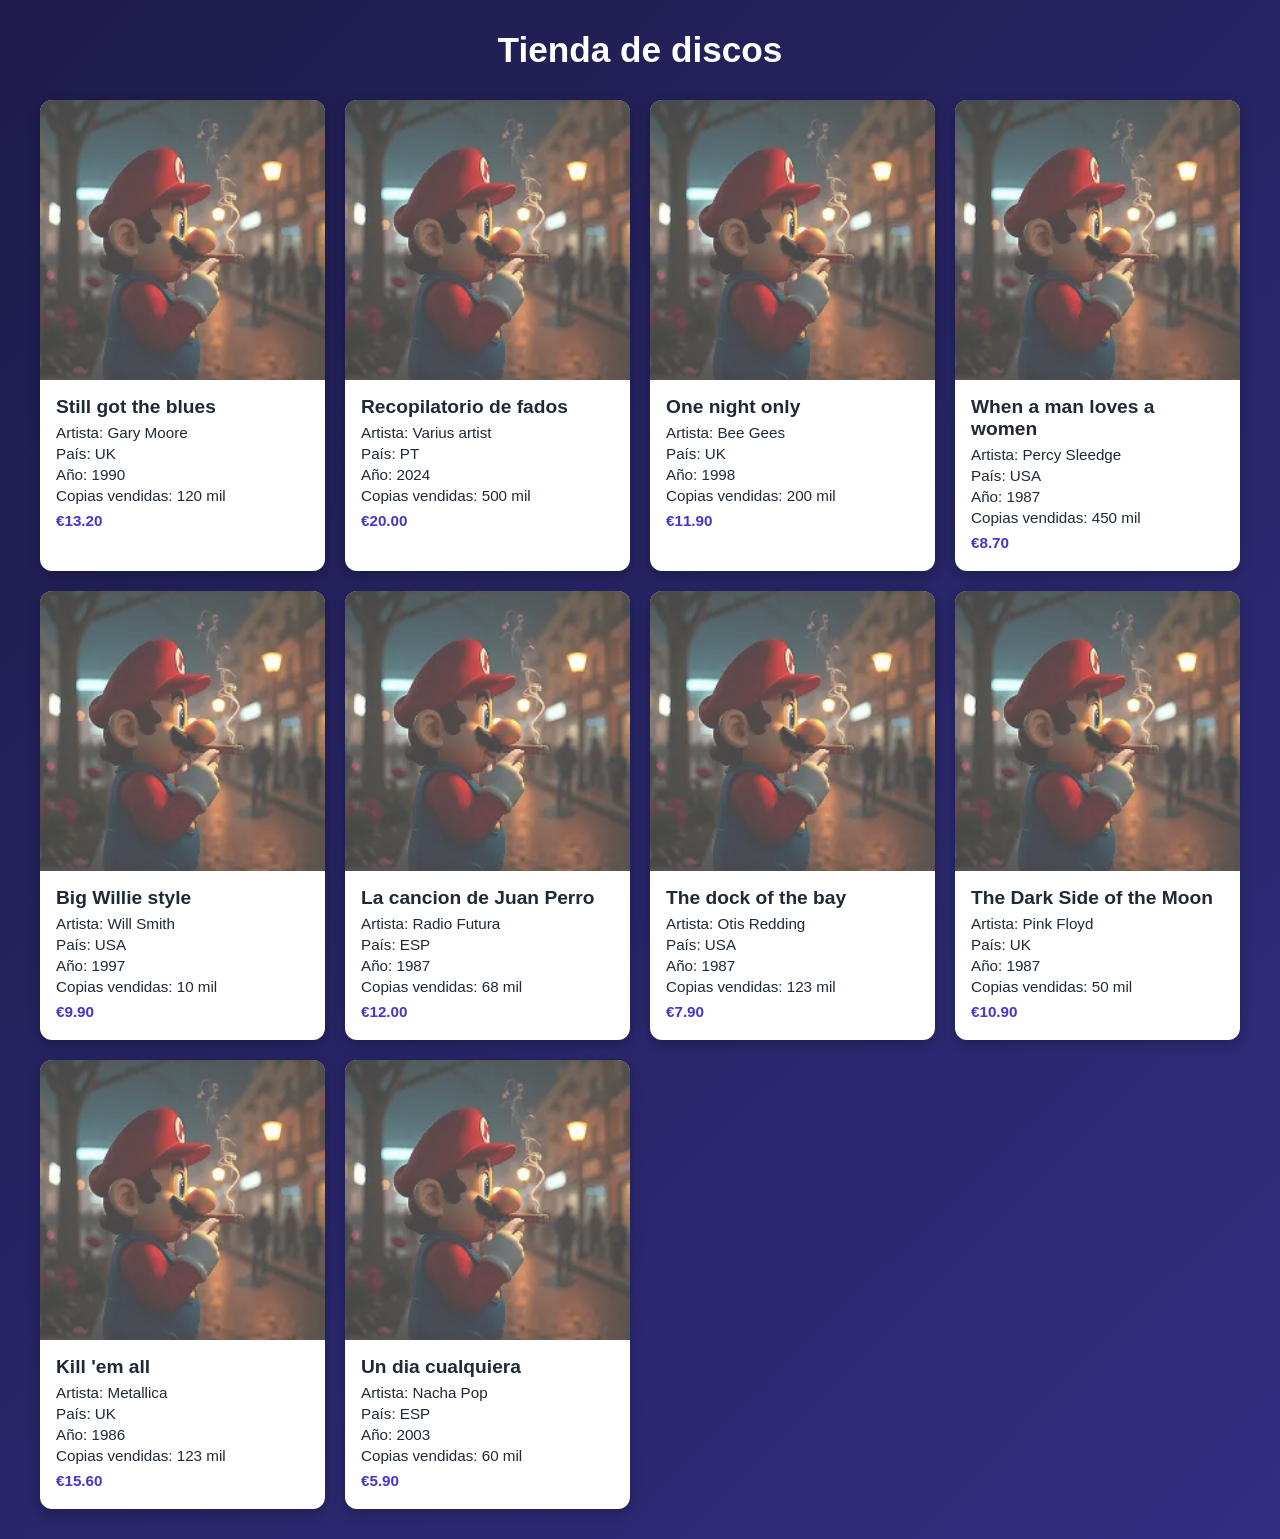
<file: Tema 3 tienda de discos/index.html>
<!DOCTYPE html>
<html lang="es">
<head>
    <meta charset="UTF-8">
    <meta name="viewport" content="width=device-width, initial-scale=1.0">
    <title>Tienda de discos</title>
    <link rel="stylesheet" href="index.css">
</head>
<body>
    <h1>Tienda de discos</h1>
    
    <div class="grid"></div>

    <script src="datos.js"></script>
    <script src="index.js"></script>
</body>
</html>
</file>
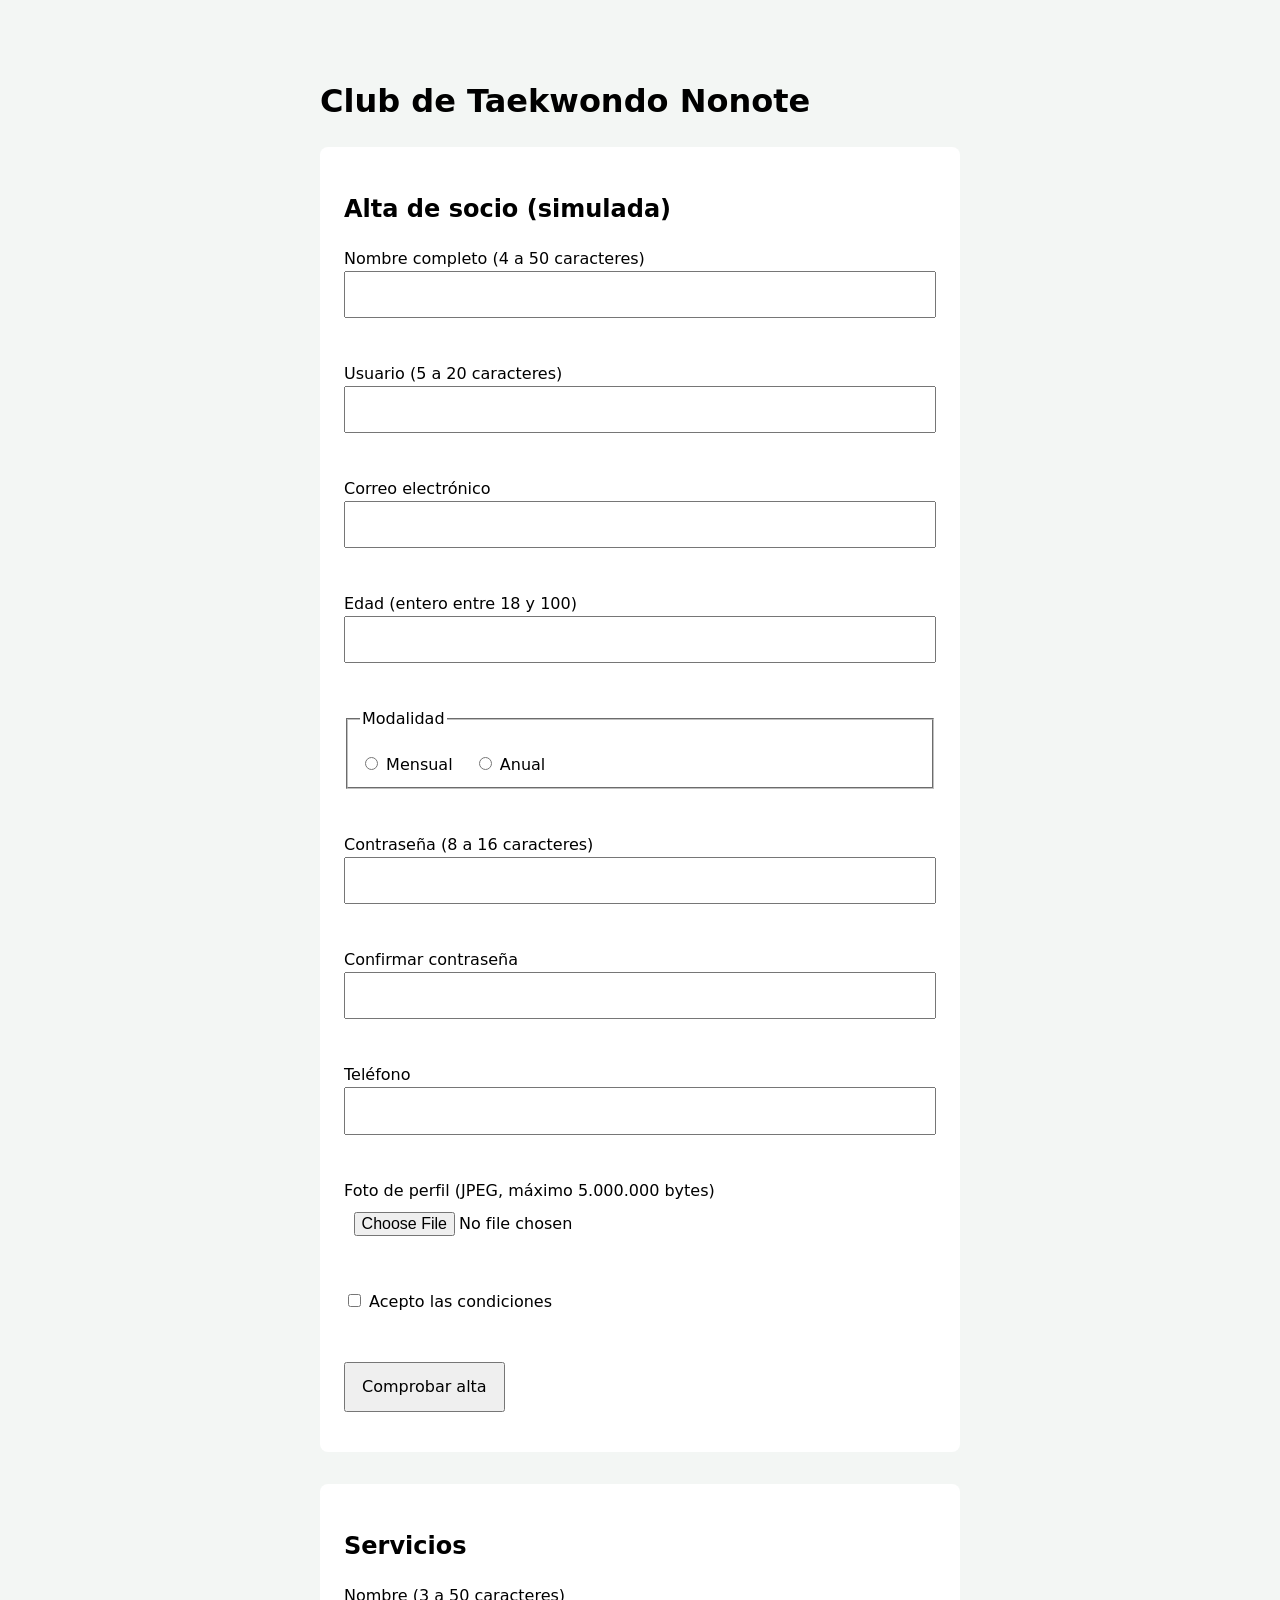
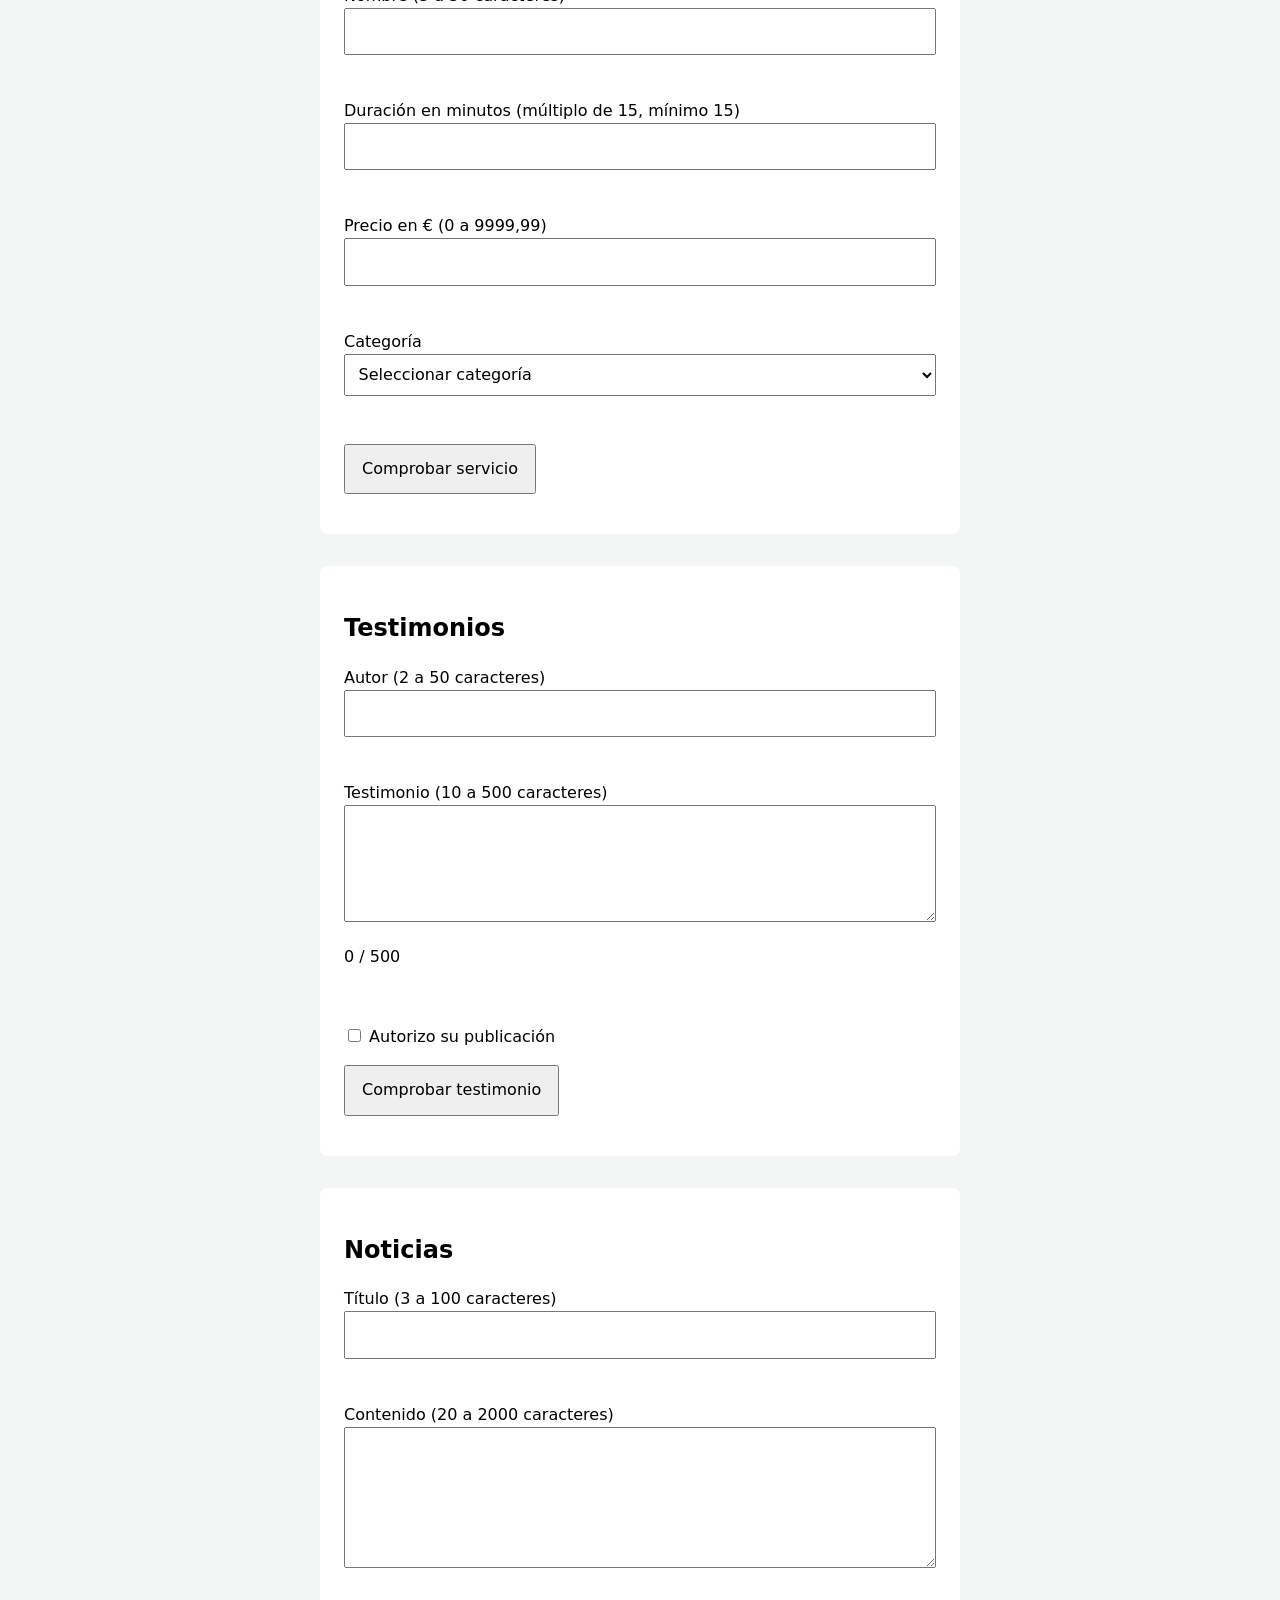
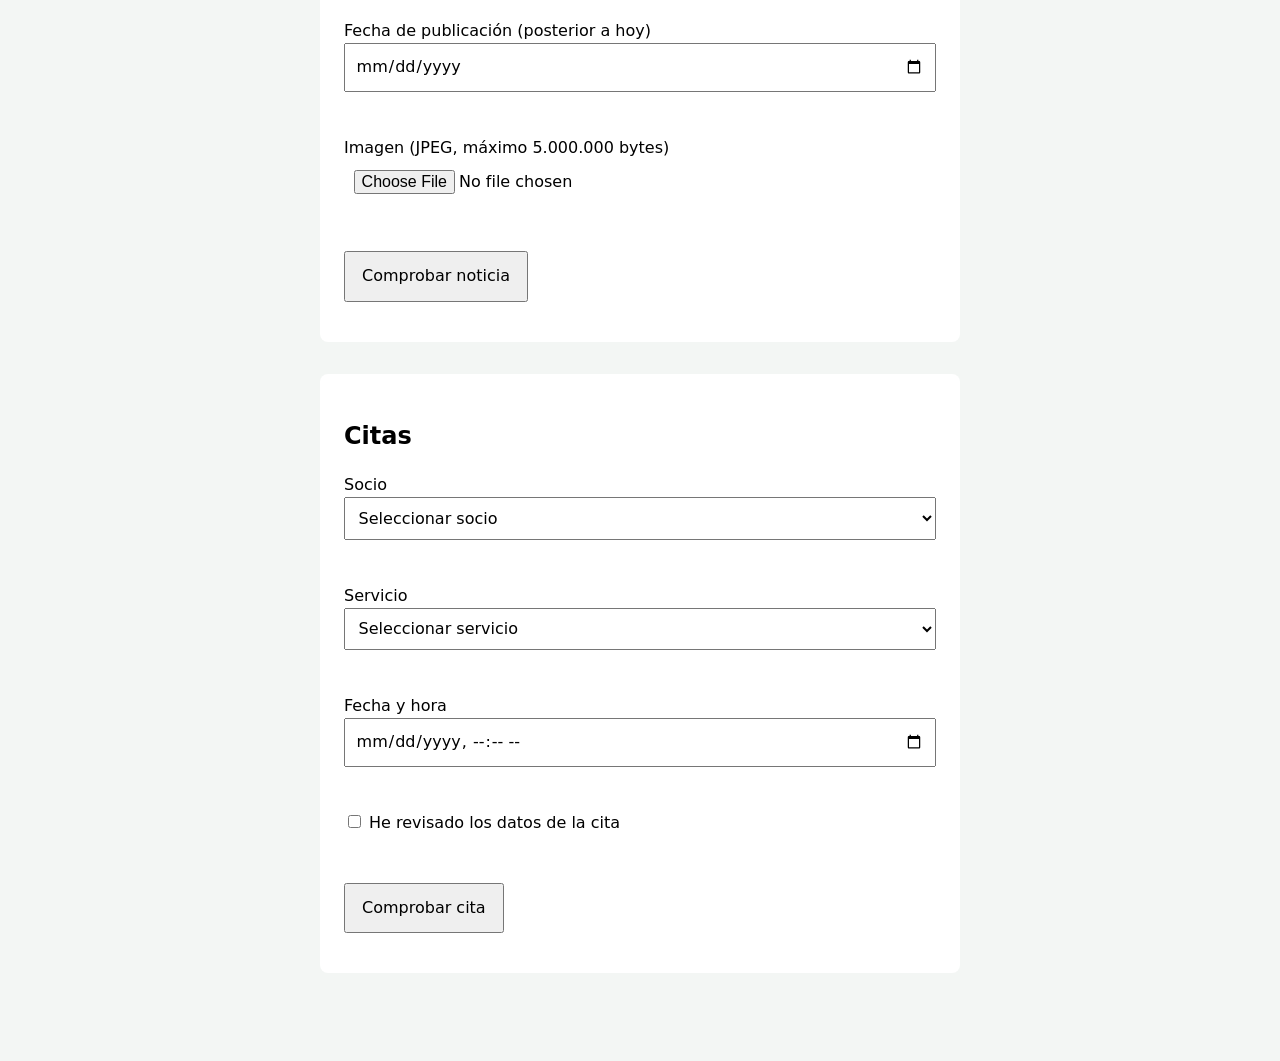
<file: mini-proyecto tema 5/parte1/index.html>
<!doctype html>
<html lang="es">
<head>
  <meta charset="utf-8">
  <meta name="viewport" content="width=device-width, initial-scale=1">
  <title>Club deportivo · Parte 1</title>
  <link rel="stylesheet" href="estilos.css">
  <script src="comun.js" defer></script>
  <script src="socios.js" defer></script>
  <script src="servicios.js" defer></script>
  <script src="testimonios.js" defer></script>
  <script src="noticias.js" defer></script>
  <script src="citas.js" defer></script>
</head>
<body>
<main>
  <h1>Club de Taekwondo Nonote</h1>

  <section id="sec-socios">
    <h2>Alta de socio (simulada)</h2>
    <form id="form-socios" novalidate>
      <label for="nombre">Nombre completo (4 a 50 caracteres)</label>
      <input id="nombre" name="nombre" autocomplete="name" required minlength="4" maxlength="50" aria-describedby="error-nombre">
      <p id="error-nombre" class="error"></p>

      <label for="usuario">Usuario (5 a 20 caracteres)</label>
      <input id="usuario" name="usuario" autocomplete="username" required minlength="5" maxlength="20" aria-describedby="error-usuario">
      <p id="error-usuario" class="error"></p>

      <label for="correo">Correo electrónico</label>
      <input id="correo" name="correo" type="email" autocomplete="email" required aria-describedby="error-correo">
      <p id="error-correo" class="error"></p>

      <label for="edad">Edad (entero entre 18 y 100)</label>
      <input id="edad" name="edad" type="number" required min="18" max="100" step="1" aria-describedby="error-edad">
      <p id="error-edad" class="error"></p>

      <fieldset id="modalidad" aria-describedby="error-modalidad">
        <legend>Modalidad</legend>
        <label><input type="radio" name="modalidad" value="mensual" required> Mensual</label>
        <label><input type="radio" name="modalidad" value="anual"> Anual</label>
      </fieldset>
      <p id="error-modalidad" class="error"></p>

      <label for="password">Contraseña (8 a 16 caracteres)</label>
      <input id="password" name="password" type="password" autocomplete="new-password" required minlength="8" maxlength="16" aria-describedby="error-password">
      <p id="error-password" class="error"></p>

      <label for="password2">Confirmar contraseña</label>
      <input id="password2" name="password2" type="password" autocomplete="new-password" required aria-describedby="error-password2">
      <p id="error-password2" class="error"></p>

      <label for="telefono">Teléfono</label>
      <input id="telefono" name="telefono" type="tel" autocomplete="tel" required aria-describedby="error-telefono">
      <p id="error-telefono" class="error"></p>

      <label for="foto">Foto de perfil (JPEG, máximo 5.000.000 bytes)</label>
      <input id="foto" name="foto" type="file" accept="image/jpeg" required aria-describedby="error-foto">
      <p id="error-foto" class="error"></p>

      <label for="condiciones">
        <input id="condiciones" name="condiciones" type="checkbox" required aria-describedby="error-condiciones">
        Acepto las condiciones
      </label>
      <p id="error-condiciones" class="error"></p>

      <button type="submit">Comprobar alta</button>
    </form>
    <p id="estado-socios" role="status" aria-live="polite"></p>
  </section>

  <section id="sec-servicios">
    <h2>Servicios</h2>
    <form id="form-servicios" novalidate>
        <label for="s-nombre">Nombre (3 a 50 caracteres)</label>
        <input id="s-nombre" name="nombre" required minlength="3" maxlength="50" aria-describedby="error-s-nombre">
        <p id="error-s-nombre" class="error"></p>

        <label for="s-duracion">Duración en minutos (múltiplo de 15, mínimo 15)</label>
        <input id="s-duracion" name="duracion" type="number" required min="15" step="15" aria-describedby="error-s-duracion">
        <p id="error-s-duracion" class="error"></p>

        <label for="s-precio">Precio en € (0 a 9999,99)</label>
        <input id="s-precio" name="precio" type="number" required min="0" max="9999.99" step="0.01" aria-describedby="error-s-precio">
        <p id="error-s-precio" class="error"></p>

        <label for="s-categoria">Categoría</label>
        <select id="s-categoria" name="categoria" required aria-describedby="error-s-categoria">
        <option value="">Seleccionar categoría</option>
        <option value="infantil">Taekwondo infantil</option>
        <option value="adultos">Taekwondo adultos</option>
        <option value="competicion">Competición</option>
        <option value="defensa">Defensa personal</option>
        </select>
        <p id="error-s-categoria" class="error"></p>

        <button type="submit">Comprobar servicio</button>
    </form>
    <p id="estado-servicios" role="status" aria-live="polite"></p>
    </section>

    <section id="sec-testimonios">
    <h2>Testimonios</h2>
    <form id="form-testimonios" novalidate>
        <label for="t-autor">Autor (2 a 50 caracteres)</label>
        <input id="t-autor" name="autor" required minlength="2" maxlength="50" aria-describedby="error-t-autor">
        <p id="error-t-autor" class="error"></p>

        <label for="t-texto">Testimonio (10 a 500 caracteres)</label>
        <textarea id="t-texto" name="texto" rows="4" required minlength="10" maxlength="500" aria-describedby="contador-t-texto error-t-texto"></textarea>
        <p id="contador-t-texto">0 / 500</p>
        <p id="error-t-texto" class="error"></p>

        <label for="t-publicar">
        <input id="t-publicar" name="publicar" type="checkbox">
        Autorizo su publicación
        </label>

        <button type="submit">Comprobar testimonio</button>
    </form>
    <p id="estado-testimonios" role="status" aria-live="polite"></p>
    </section>

    <section id="sec-noticias">
        <h2>Noticias</h2>
        <form id="form-noticias" novalidate>
            <label for="n-titulo">Título (3 a 100 caracteres)</label>
            <input id="n-titulo" name="titulo" required minlength="3" maxlength="100" aria-describedby="error-n-titulo">
            <p id="error-n-titulo" class="error"></p>

            <label for="n-contenido">Contenido (20 a 2000 caracteres)</label>
            <textarea id="n-contenido" name="contenido" rows="5" required minlength="20" maxlength="2000" aria-describedby="error-n-contenido"></textarea>
            <p id="error-n-contenido" class="error"></p>

            <label for="n-fecha">Fecha de publicación (posterior a hoy)</label>
            <input id="n-fecha" name="fecha" type="date" required aria-describedby="error-n-fecha">
            <p id="error-n-fecha" class="error"></p>

            <label for="n-imagen">Imagen (JPEG, máximo 5.000.000 bytes)</label>
            <input id="n-imagen" name="imagen" type="file" accept="image/jpeg" required aria-describedby="error-n-imagen">
            <p id="error-n-imagen" class="error"></p>

            <button type="submit">Comprobar noticia</button>
        </form>
        <p id="estado-noticias" role="status" aria-live="polite"></p>
        </section>

        <section id="sec-citas">
        <h2>Citas</h2>
        <form id="form-citas" novalidate>
            <label for="c-socio">Socio</label>
            <select id="c-socio" name="socio" required aria-describedby="error-c-socio">
            <option value="">Seleccionar socio</option>
            <option value="s1">Socio ficticio 1</option>
            <option value="s2">Socio ficticio 2</option>
            <option value="s3">Socio ficticio 3</option>
            </select>
            <p id="error-c-socio" class="error"></p>

            <label for="c-servicio">Servicio</label>
            <select id="c-servicio" name="servicio" required aria-describedby="error-c-servicio">
            <option value="">Seleccionar servicio</option>
            <option value="v1">Clase de iniciación</option>
            <option value="v2">Entrenamiento de poomsae</option>
            <option value="v3">Preparación de cinturón</option>
            </select>
            <p id="error-c-servicio" class="error"></p>

            <label for="c-fecha">Fecha y hora</label>
            <input id="c-fecha" name="fecha" type="datetime-local" required aria-describedby="error-c-fecha">
            <p id="error-c-fecha" class="error"></p>

            <label for="c-confirmar">
            <input id="c-confirmar" name="confirmar" type="checkbox" required aria-describedby="error-c-confirmar">
            He revisado los datos de la cita
            </label>
            <p id="error-c-confirmar" class="error"></p>

            <button type="submit">Comprobar cita</button>
        </form>
        <p id="estado-citas" role="status" aria-live="polite"></p>
    </section>
</main>
</body>
</html>
</file>
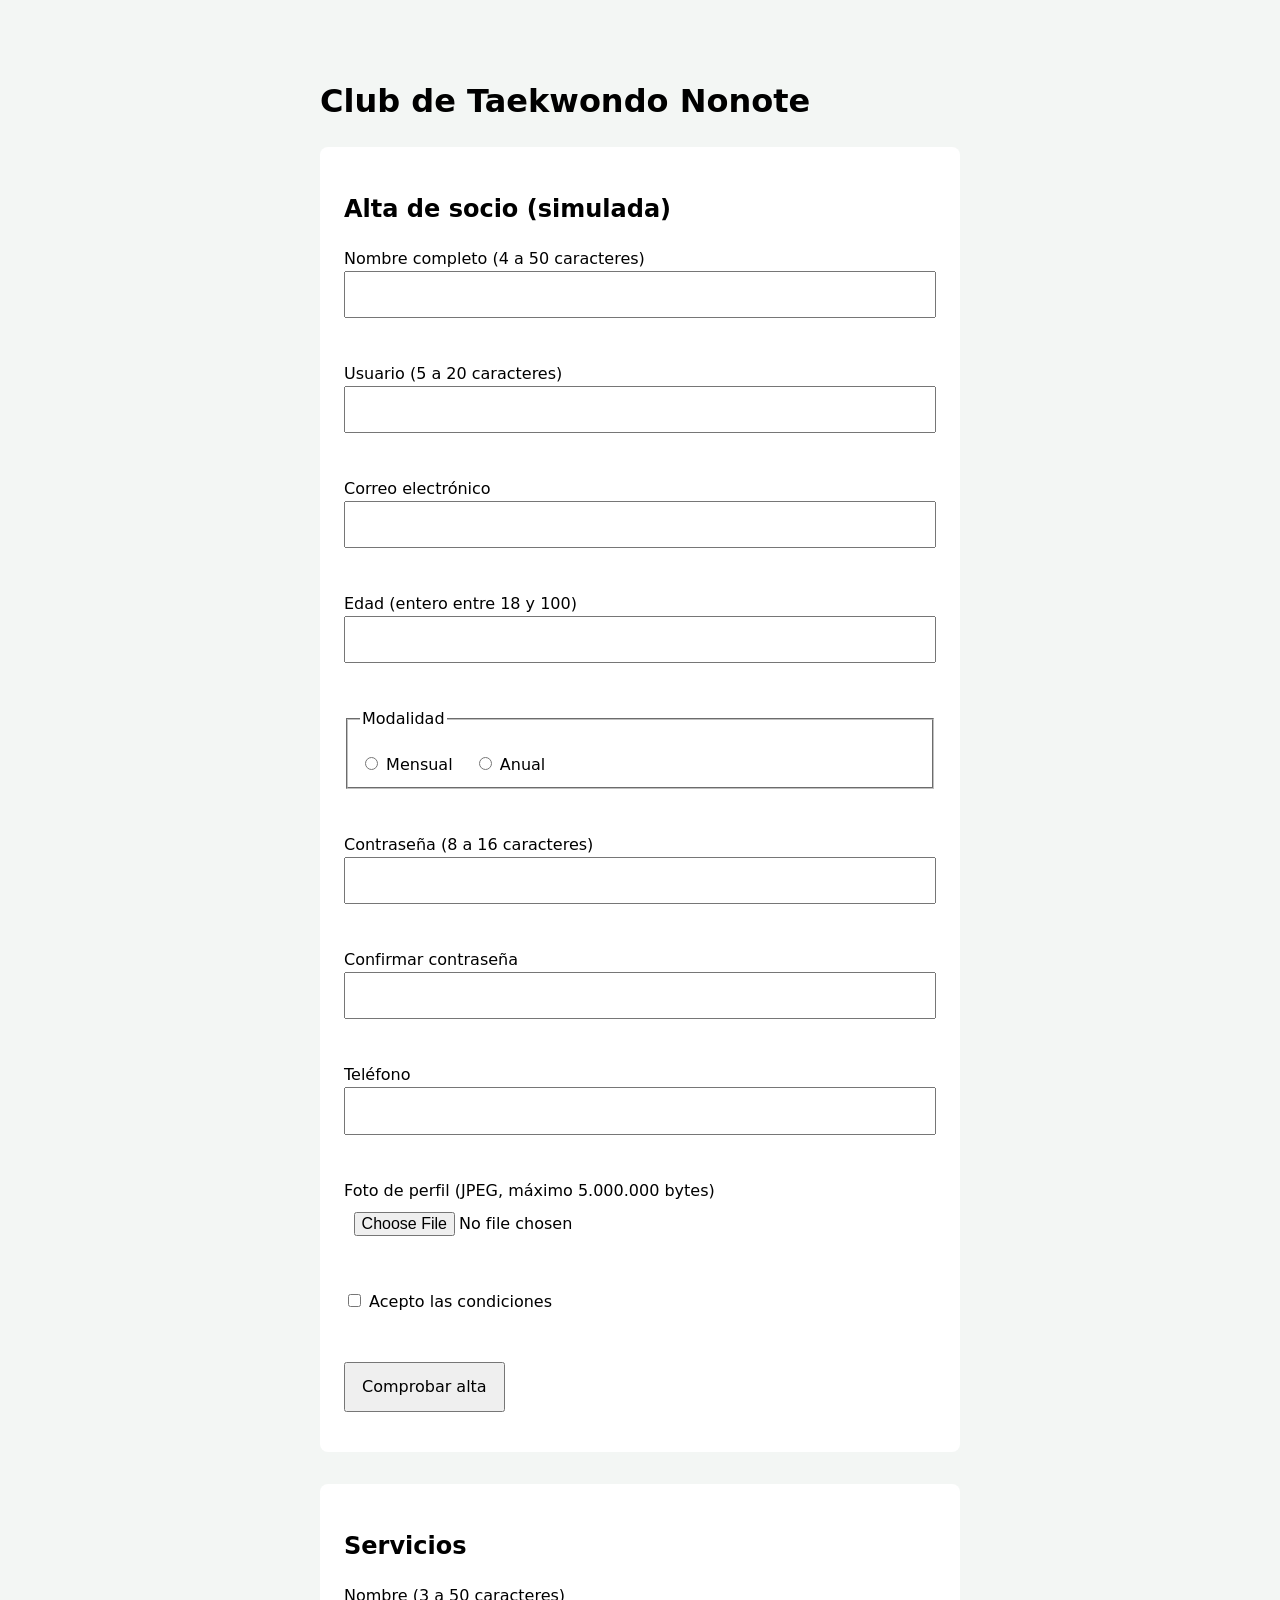
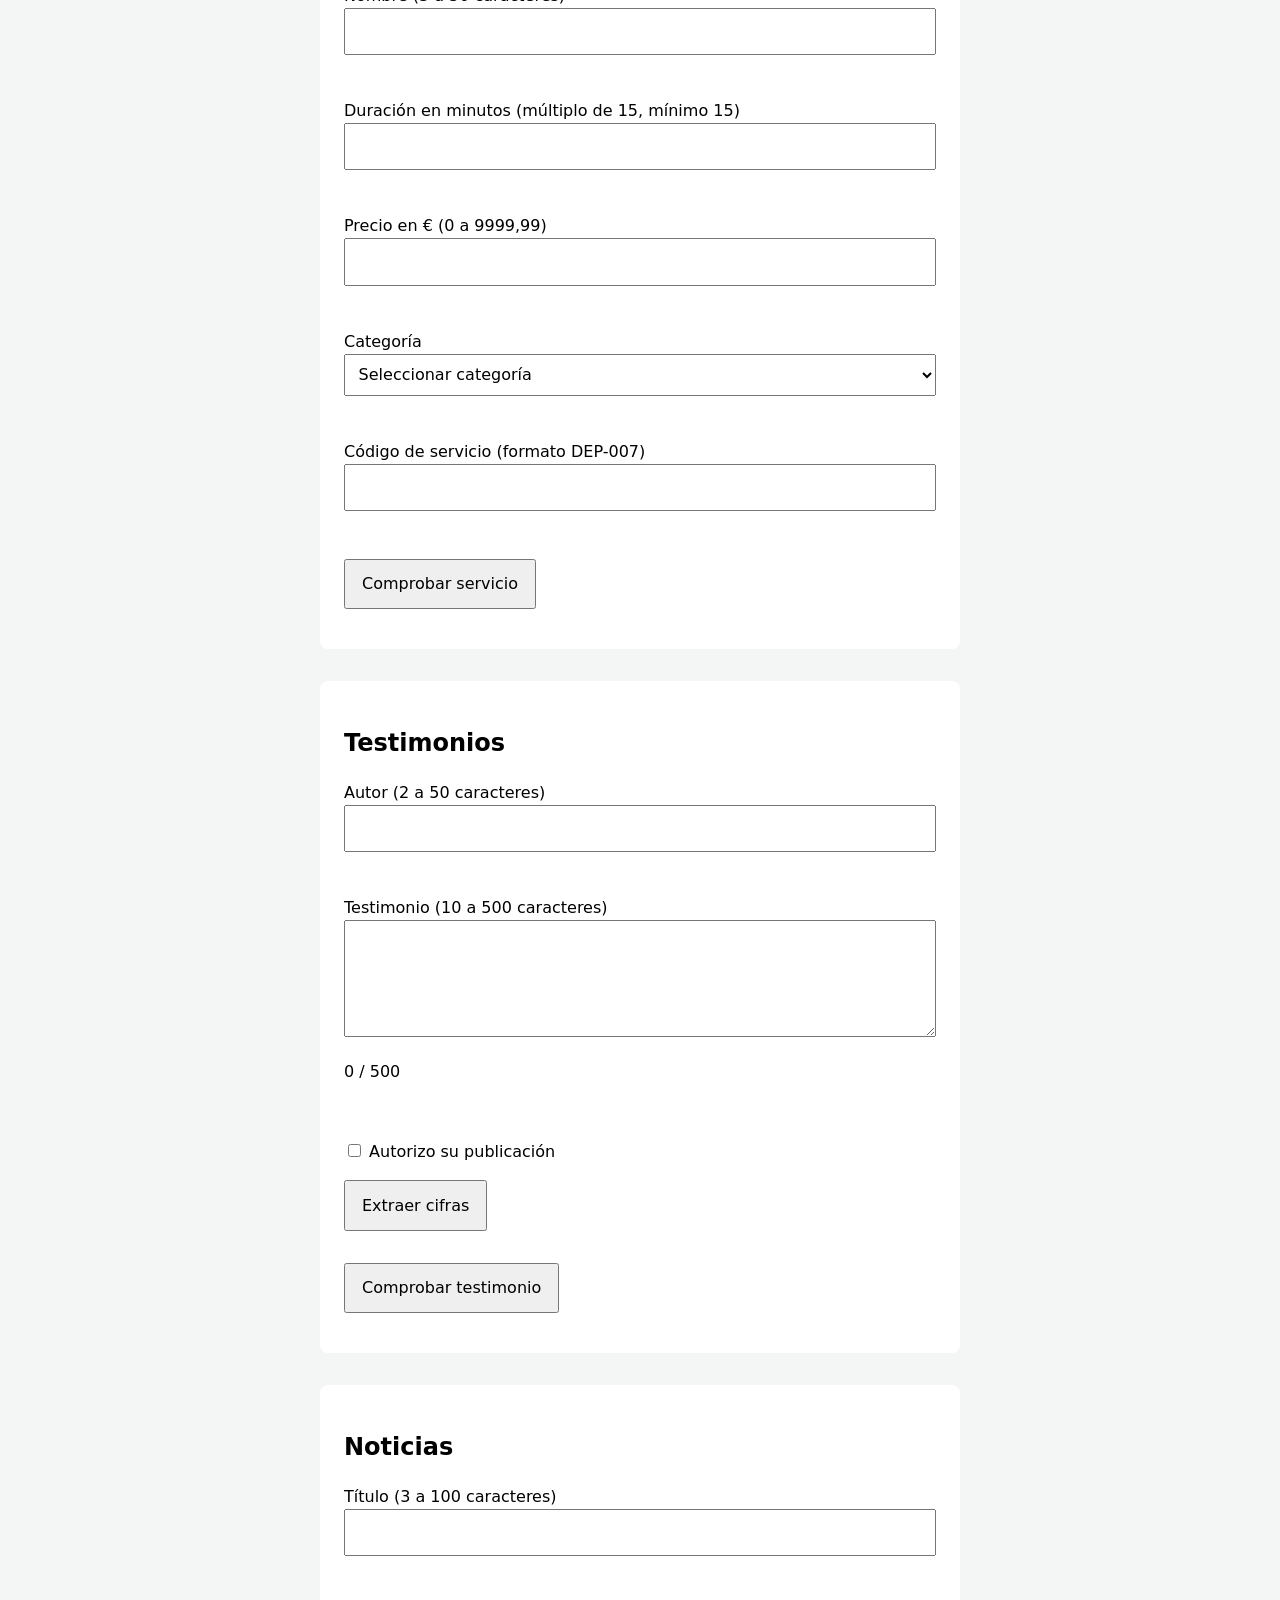
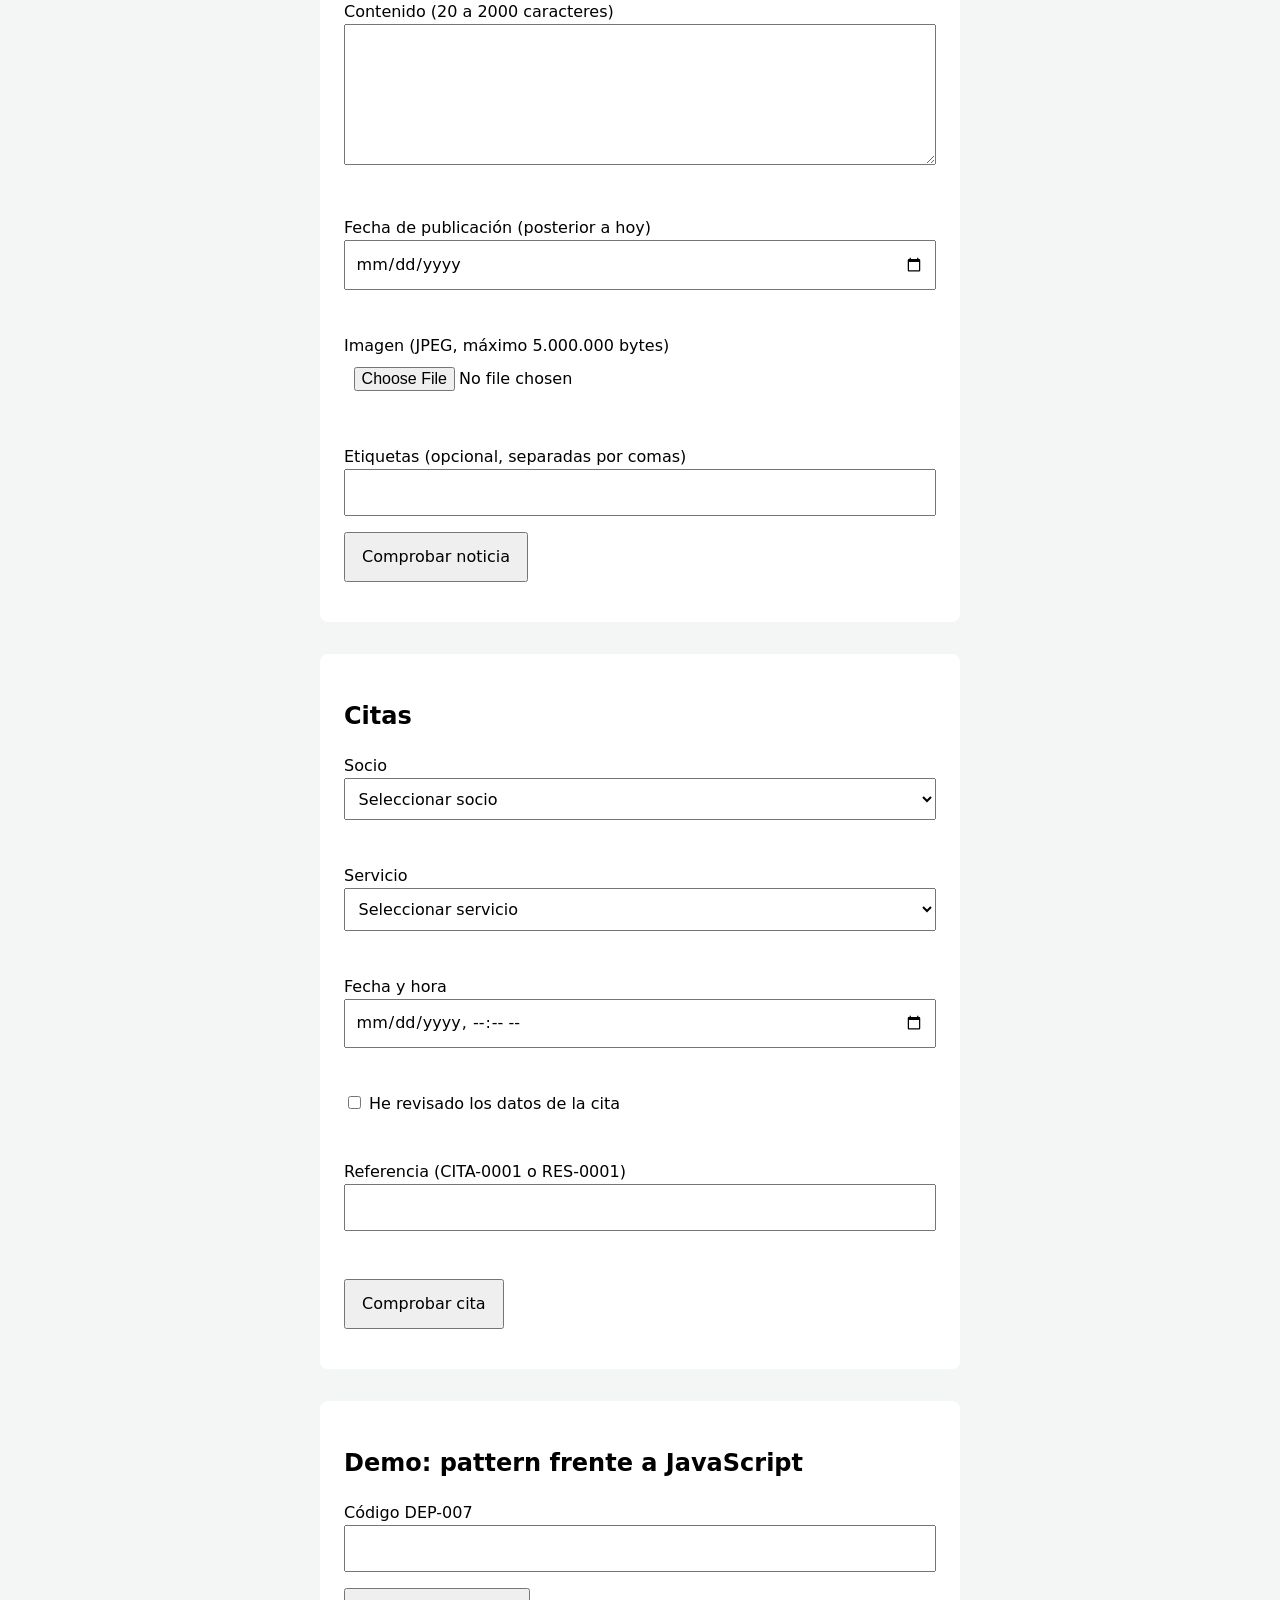
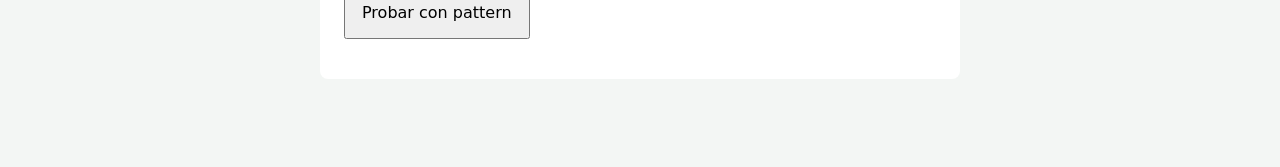
<file: mini-proyecto tema 5/parte2/index.html>
<!doctype html>
<html lang="es">
<head>
  <meta charset="utf-8">
  <meta name="viewport" content="width=device-width, initial-scale=1">
  <title>Club deportivo · Parte 1</title>
  <link rel="stylesheet" href="estilos.css">
  <script src="comun.js" defer></script>
  <script src="validadores.js" defer></script>
  <script src="socios.js" defer></script>
  <script src="servicios.js" defer></script>
  <script src="testimonios.js" defer></script>
  <script src="noticias.js" defer></script>
  <script src="citas.js" defer></script>
  <script src="demo.js" defer></script>
</head>
<body>
<main>
  <h1>Club de Taekwondo Nonote</h1>

  <section id="sec-socios">
    <h2>Alta de socio (simulada)</h2>
    <form id="form-socios" novalidate>
      <label for="nombre">Nombre completo (4 a 50 caracteres)</label>
      <input id="nombre" name="nombre" autocomplete="name" required minlength="4" maxlength="50" aria-describedby="error-nombre">
      <p id="error-nombre" class="error"></p>

      <label for="usuario">Usuario (5 a 20 caracteres)</label>
      <input id="usuario" name="usuario" autocomplete="username" required minlength="5" maxlength="20" aria-describedby="error-usuario">
      <p id="error-usuario" class="error"></p>

      <label for="correo">Correo electrónico</label>
      <input id="correo" name="correo" type="email" autocomplete="email" required aria-describedby="error-correo">
      <p id="error-correo" class="error"></p>

      <label for="edad">Edad (entero entre 18 y 100)</label>
      <input id="edad" name="edad" type="number" required min="18" max="100" step="1" aria-describedby="error-edad">
      <p id="error-edad" class="error"></p>

      <fieldset id="modalidad" aria-describedby="error-modalidad">
        <legend>Modalidad</legend>
        <label><input type="radio" name="modalidad" value="mensual" required> Mensual</label>
        <label><input type="radio" name="modalidad" value="anual"> Anual</label>
      </fieldset>
      <p id="error-modalidad" class="error"></p>

      <label for="password">Contraseña (8 a 16 caracteres)</label>
      <input id="password" name="password" type="password" autocomplete="new-password" required minlength="8" maxlength="16" aria-describedby="error-password">
      <p id="error-password" class="error"></p>

      <label for="password2">Confirmar contraseña</label>
      <input id="password2" name="password2" type="password" autocomplete="new-password" required aria-describedby="error-password2">
      <p id="error-password2" class="error"></p>

      <label for="telefono">Teléfono</label>
      <input id="telefono" name="telefono" type="tel" autocomplete="tel" required aria-describedby="error-telefono">
      <p id="error-telefono" class="error"></p>

      <label for="foto">Foto de perfil (JPEG, máximo 5.000.000 bytes)</label>
      <input id="foto" name="foto" type="file" accept="image/jpeg" required aria-describedby="error-foto">
      <p id="error-foto" class="error"></p>

      <label for="condiciones">
        <input id="condiciones" name="condiciones" type="checkbox" required aria-describedby="error-condiciones">
        Acepto las condiciones
      </label>
      <p id="error-condiciones" class="error"></p>

      <button type="submit">Comprobar alta</button>
    </form>
    <p id="estado-socios" role="status" aria-live="polite"></p>
  </section>

  <section id="sec-servicios">
    <h2>Servicios</h2>
    <form id="form-servicios" novalidate>
        <label for="s-nombre">Nombre (3 a 50 caracteres)</label>
        <input id="s-nombre" name="nombre" required minlength="3" maxlength="50" aria-describedby="error-s-nombre">
        <p id="error-s-nombre" class="error"></p>

        <label for="s-duracion">Duración en minutos (múltiplo de 15, mínimo 15)</label>
        <input id="s-duracion" name="duracion" type="number" required min="15" step="15" aria-describedby="error-s-duracion">
        <p id="error-s-duracion" class="error"></p>

        <label for="s-precio">Precio en € (0 a 9999,99)</label>
        <input id="s-precio" name="precio" type="number" required min="0" max="9999.99" step="0.01" aria-describedby="error-s-precio">
        <p id="error-s-precio" class="error"></p>

        <label for="s-categoria">Categoría</label>
        <select id="s-categoria" name="categoria" required aria-describedby="error-s-categoria">
        <option value="">Seleccionar categoría</option>
        <option value="infantil">Taekwondo infantil</option>
        <option value="adultos">Taekwondo adultos</option>
        <option value="competicion">Competición</option>
        <option value="defensa">Defensa personal</option>
        </select>
        <p id="error-s-categoria" class="error"></p>

        <label for="s-codigo">Código de servicio (formato DEP-007)</label>
        <input id="s-codigo" name="codigo" required aria-describedby="error-s-codigo">
        <p id="error-s-codigo" class="error"></p>

        <button type="submit">Comprobar servicio</button>
    </form>
    <p id="estado-servicios" role="status" aria-live="polite"></p>
    </section>

    <section id="sec-testimonios">
    <h2>Testimonios</h2>
    <form id="form-testimonios" novalidate>
        <label for="t-autor">Autor (2 a 50 caracteres)</label>
        <input id="t-autor" name="autor" required minlength="2" maxlength="50" aria-describedby="error-t-autor">
        <p id="error-t-autor" class="error"></p>

        <label for="t-texto">Testimonio (10 a 500 caracteres)</label>
        <textarea id="t-texto" name="texto" rows="4" required minlength="10" maxlength="500" aria-describedby="contador-t-texto error-t-texto"></textarea>
        <p id="contador-t-texto">0 / 500</p>
        <p id="error-t-texto" class="error"></p>

        <label for="t-publicar">
        <input id="t-publicar" name="publicar" type="checkbox">
        Autorizo su publicación
        </label>

        <button type="button" id="btn-cifras">Extraer cifras</button>
        <p id="salida-cifras"></p>

        <button type="submit">Comprobar testimonio</button>
    </form>
    <p id="estado-testimonios" role="status" aria-live="polite"></p>
    </section>

    <section id="sec-noticias">
        <h2>Noticias</h2>
        <form id="form-noticias" novalidate>
            <label for="n-titulo">Título (3 a 100 caracteres)</label>
            <input id="n-titulo" name="titulo" required minlength="3" maxlength="100" aria-describedby="error-n-titulo">
            <p id="error-n-titulo" class="error"></p>

            <label for="n-contenido">Contenido (20 a 2000 caracteres)</label>
            <textarea id="n-contenido" name="contenido" rows="5" required minlength="20" maxlength="2000" aria-describedby="error-n-contenido"></textarea>
            <p id="error-n-contenido" class="error"></p>

            <label for="n-fecha">Fecha de publicación (posterior a hoy)</label>
            <input id="n-fecha" name="fecha" type="date" required aria-describedby="error-n-fecha">
            <p id="error-n-fecha" class="error"></p>

            <label for="n-imagen">Imagen (JPEG, máximo 5.000.000 bytes)</label>
            <input id="n-imagen" name="imagen" type="file" accept="image/jpeg" required aria-describedby="error-n-imagen">
            <p id="error-n-imagen" class="error"></p>

            <label for="n-etiquetas">Etiquetas (opcional, separadas por comas)</label>
            <input id="n-etiquetas" name="etiquetas">

            <button type="submit">Comprobar noticia</button>
        </form>
        <p id="estado-noticias" role="status" aria-live="polite"></p>
        </section>

        <section id="sec-citas">
        <h2>Citas</h2>
        <form id="form-citas" novalidate>
            <label for="c-socio">Socio</label>
            <select id="c-socio" name="socio" required aria-describedby="error-c-socio">
            <option value="">Seleccionar socio</option>
            <option value="s1">Socio ficticio 1</option>
            <option value="s2">Socio ficticio 2</option>
            <option value="s3">Socio ficticio 3</option>
            </select>
            <p id="error-c-socio" class="error"></p>

            <label for="c-servicio">Servicio</label>
            <select id="c-servicio" name="servicio" required aria-describedby="error-c-servicio">
            <option value="">Seleccionar servicio</option>
            <option value="v1">Clase de iniciación</option>
            <option value="v2">Entrenamiento de poomsae</option>
            <option value="v3">Preparación de cinturón</option>
            </select>
            <p id="error-c-servicio" class="error"></p>

            <label for="c-fecha">Fecha y hora</label>
            <input id="c-fecha" name="fecha" type="datetime-local" required aria-describedby="error-c-fecha">
            <p id="error-c-fecha" class="error"></p>

            <label for="c-confirmar">
            <input id="c-confirmar" name="confirmar" type="checkbox" required aria-describedby="error-c-confirmar">
            He revisado los datos de la cita
            </label>
            <p id="error-c-confirmar" class="error"></p>

            <label for="c-ref">Referencia (CITA-0001 o RES-0001)</label>
            <input id="c-ref" name="ref" required aria-describedby="error-c-ref">
            <p id="error-c-ref" class="error"></p>

            <button type="submit">Comprobar cita</button>
        </form>
        <p id="estado-citas" role="status" aria-live="polite"></p>
    </section>

    <section id="sec-demo">
      <h2>Demo: pattern frente a JavaScript</h2>
      <form id="form-demo">
        <label for="d-codigo">Código DEP-007</label>
        <input id="d-codigo" name="codigo" required pattern="DEP-[0-9]{3}">
        <button type="submit">Probar con pattern</button>
      </form>
      <p id="estado-demo" role="status"></p>
    </section>
</main>
</body>
</html>
</file>
<file: Tema 3 tienda de discos/index.css>
*{
    margin: 0;
    padding: 0;
    box-sizing: border-box;
}

body{
    font-family: 'Segoe UI', Arial, sans-serif;
    background: linear-gradient(135deg, #1e1b4b, #312e81);
    color: #1f2937;
    min-height: 100vh;
    padding: 30px;
}

h1 {
    color: #ffffff;
    text-align: center;
    margin-bottom: 30px;
    font-size: 2.2rem;
}

.grid {
    display: grid;
    grid-template-columns: repeat(auto-fill, minmax(280px, 1fr));
    gap: 20px;
    max-width: 1200px;
    margin: 0 auto;
}

.tarjeta {
    background-color: #ffffff;
    border-radius: 12px;
    overflow: hidden;
    box-shadow: 0 4px 12px rgba(0, 0, 0, 0.25);
    transition: transform 0.3s ease, box-shadow 0.3s ease;
}

.tarjeta:hover {
    transform: translateY(-6px);
    box-shadow: 0 10px 20px rgba(0, 0, 0, 0.35);
}

.tarjeta img {
    width: 100%;
    height: 280px;
    object-fit: cover;
    display: block;
}

.tarjeta img.error {
    opacity: 0.72;
}

.info {
    padding: 16px;
}

.info h2 {
    font-size: 1.2rem;
    margin-bottom: 6px;
}

.info p {
    font-size: 0.95rem;
    margin-bottom: 4px;
}

.precio {
    font-weight: bold;
    color: #4338ca;
    font-size: 1.1rem;
    margin-top: 8px;
}

/* Tablet */
@media (max-width: 768px) {
    body {
        padding: 20px;
    }

    h1 {
        font-size: 1.8rem;
    }

    .grid {
        grid-template-columns: repeat(auto-fill, minmax(240px, 1fr));
    }
}

/* Móvil */
@media (max-width: 480px) {
    body {
        padding: 12px;
    }

    h1 {
        font-size: 1.5rem;
    }

    .grid {
        grid-template-columns: 1fr;
    }

    .tarjeta img {
        height: 220px;
    }
}
</file>
<file: mini-proyecto tema 5/parte1/estilos.css>
body {
    font: 1rem/1.5 system-ui;
    margin: 0;
    background: #f3f6f4;
}

main {
    max-width: 40rem;
    margin: 2rem auto;
    padding: 1.5rem;
}

section {
    background: #fff;
    padding: 1.5rem;
    border-radius: .5rem;
    margin-bottom: 2rem;
}

label {
    display: block;
    margin-top: 1rem;
}

input:not([type="checkbox"]):not([type="radio"]),
select,
textarea {
    width: 100%;
    padding: .6rem;
    box-sizing: border-box;
    font: inherit;
}

fieldset {
    margin-top: 1rem;
}

fieldset label {
    display: inline-block;
    margin-right: 1rem;
}

button {
    margin-top: 1rem;
    padding: .7rem 1rem;
    font: inherit;
    cursor: pointer;
}

.error {
    color: #a32121;
    margin: .25rem 0;
    min-height: 1.5em;
}

[aria-invalid="true"] {
    border: 2px solid #a32121;
}

:focus-visible {
    outline: 3px solid #2469a3;
    outline-offset: 3px;
}
</file>
<file: mini-proyecto tema 5/parte2/estilos.css>
body {
    font: 1rem/1.5 system-ui;
    margin: 0;
    background: #f3f6f4;
}

main {
    max-width: 40rem;
    margin: 2rem auto;
    padding: 1.5rem;
}

section {
    background: #fff;
    padding: 1.5rem;
    border-radius: .5rem;
    margin-bottom: 2rem;
}

label {
    display: block;
    margin-top: 1rem;
}

input:not([type="checkbox"]):not([type="radio"]),
select,
textarea {
    width: 100%;
    padding: .6rem;
    box-sizing: border-box;
    font: inherit;
}

fieldset {
    margin-top: 1rem;
}

fieldset label {
    display: inline-block;
    margin-right: 1rem;
}

button {
    margin-top: 1rem;
    padding: .7rem 1rem;
    font: inherit;
    cursor: pointer;
}

.error {
    color: #a32121;
    margin: .25rem 0;
    min-height: 1.5em;
}

[aria-invalid="true"] {
    border: 2px solid #a32121;
}

:focus-visible {
    outline: 3px solid #2469a3;
    outline-offset: 3px;
}
</file>
